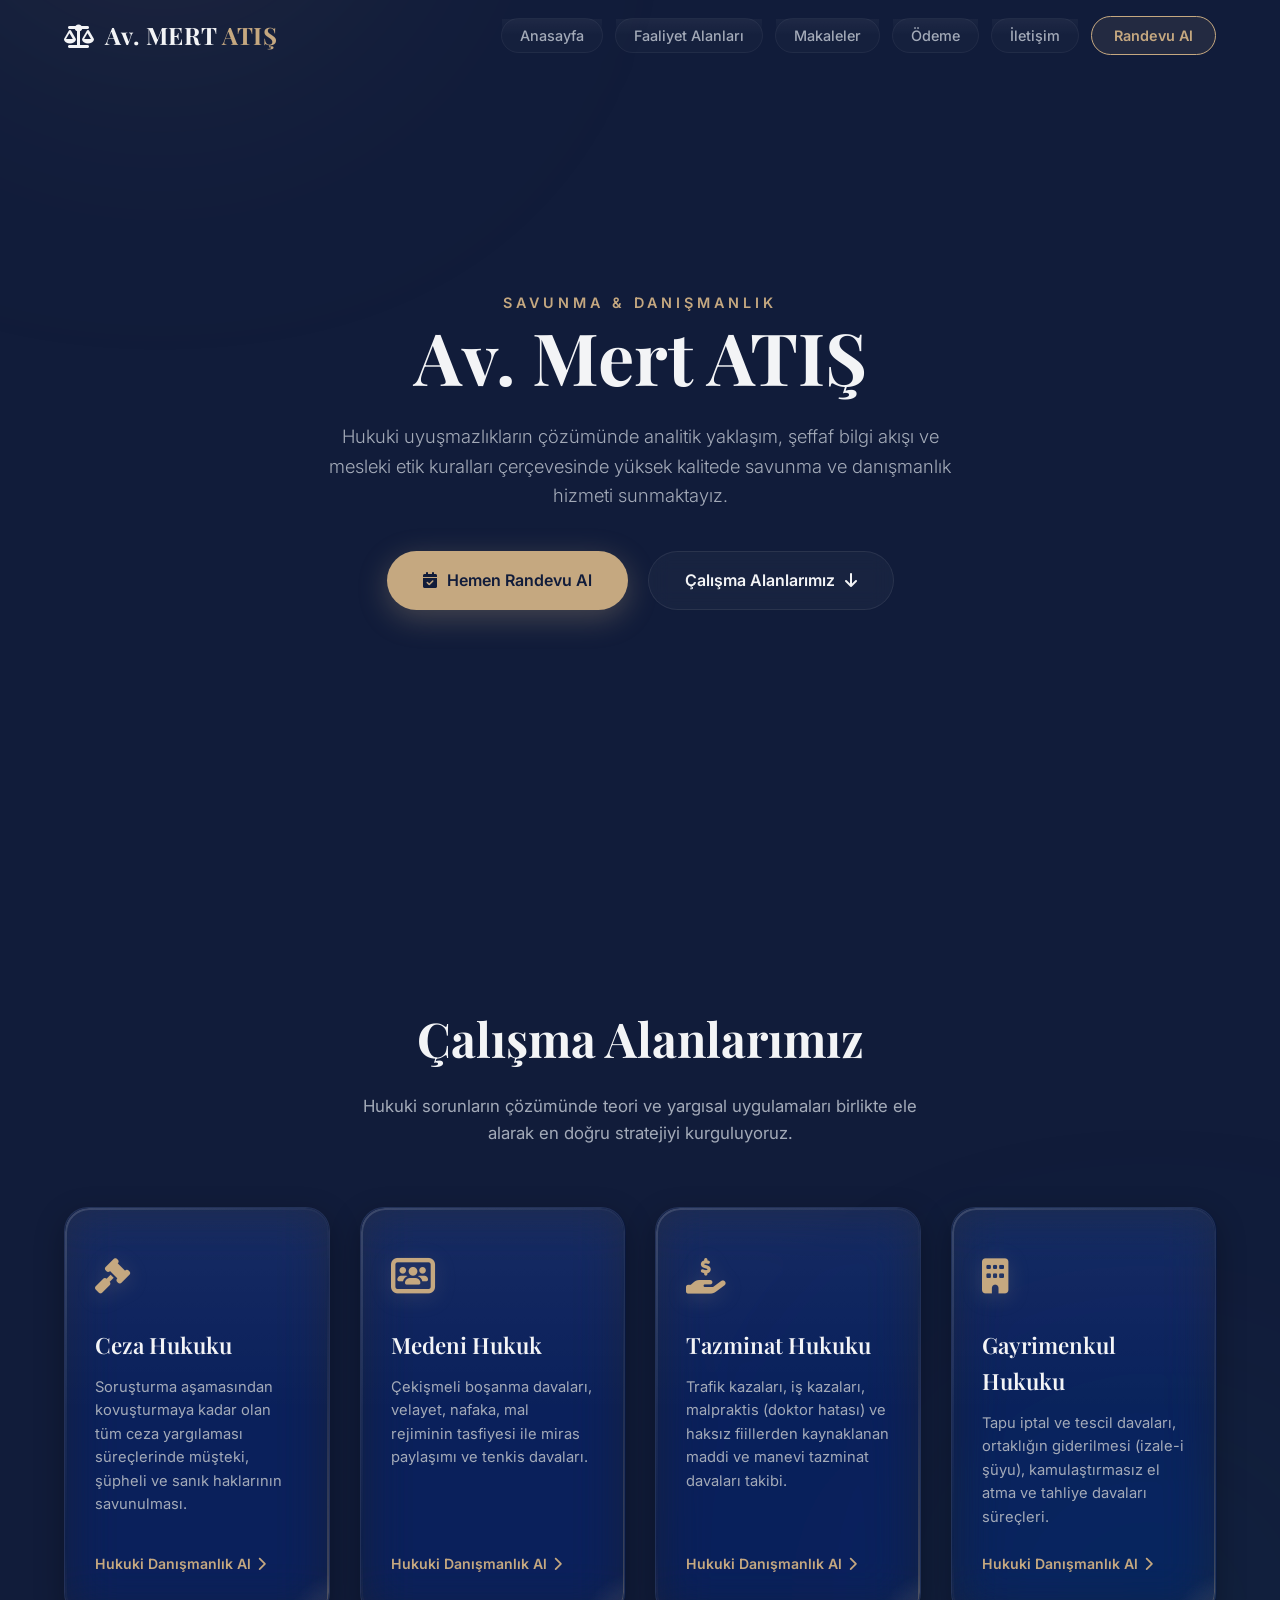
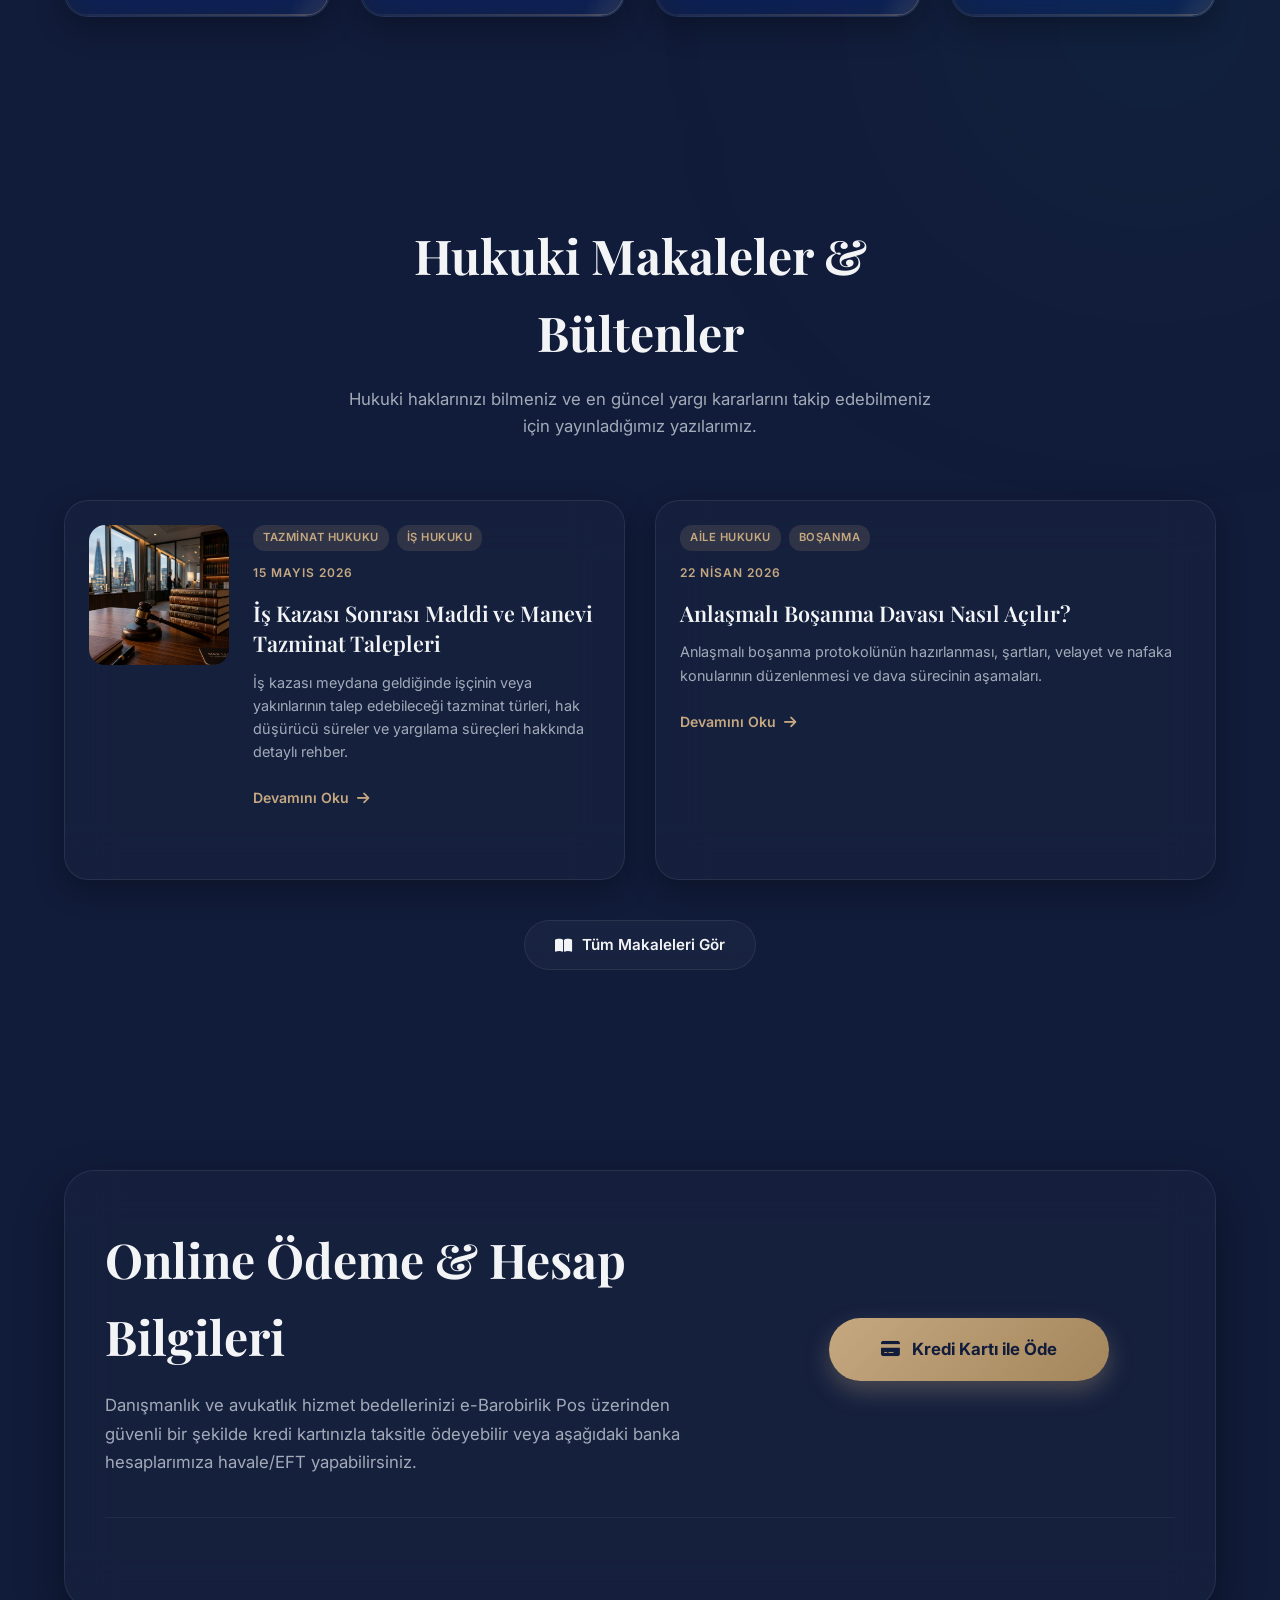
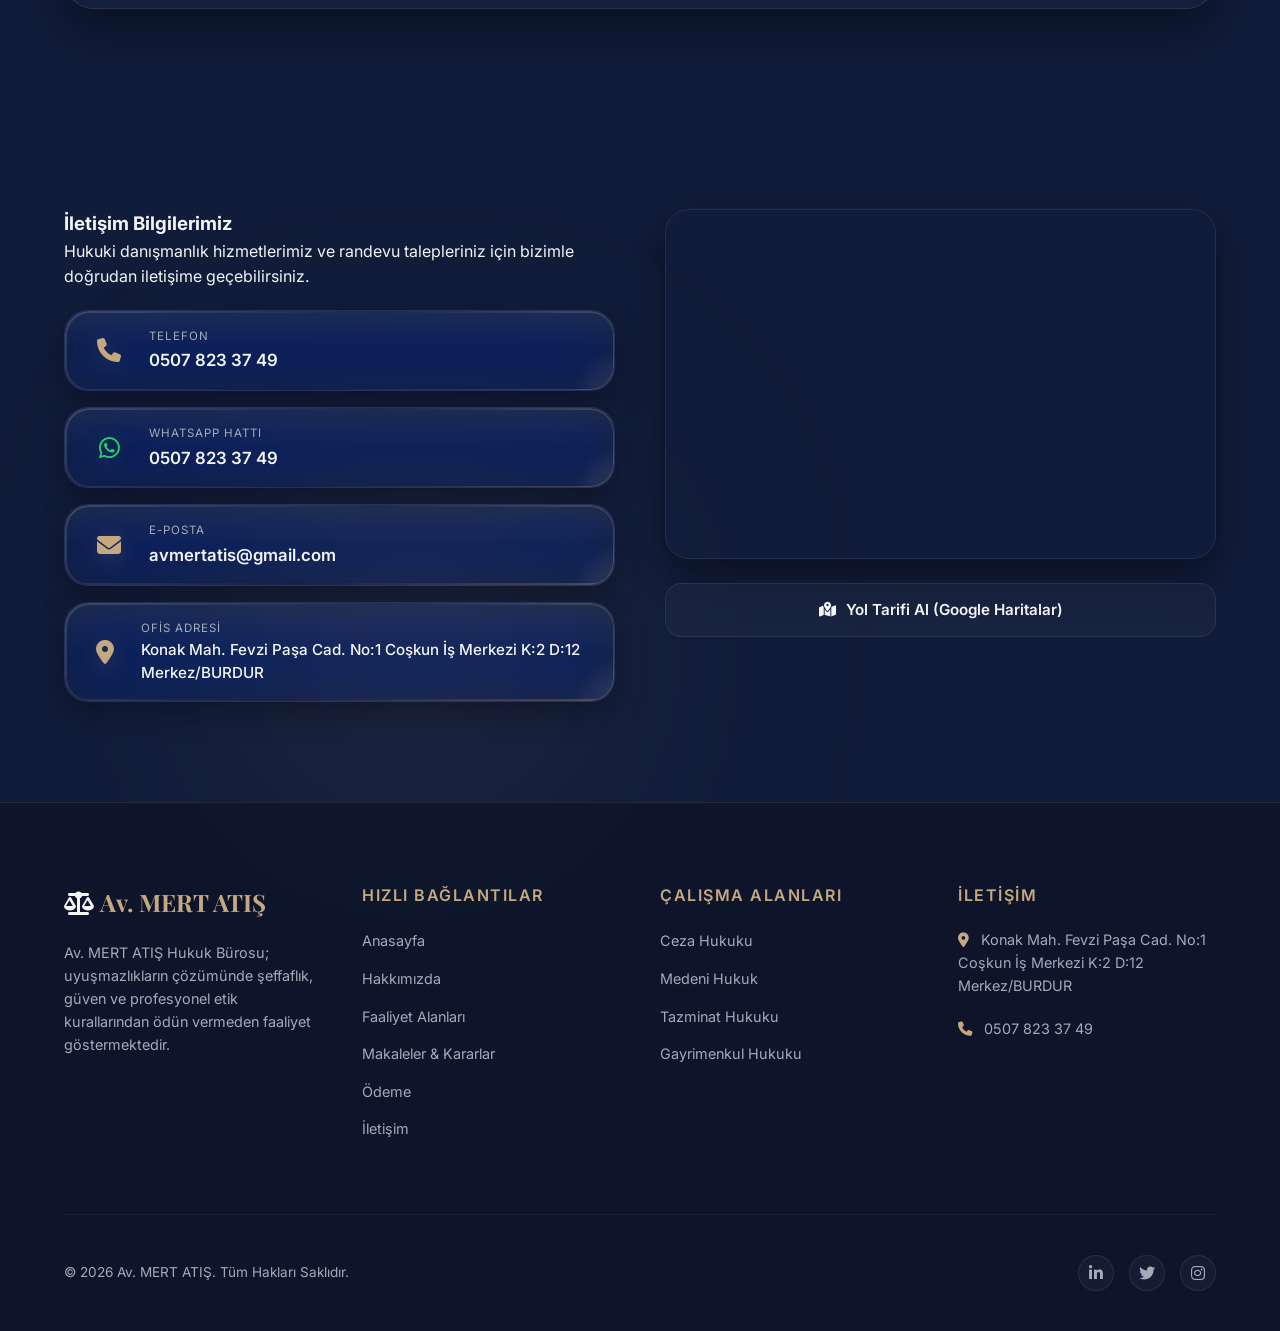
<file: index.html>
<!DOCTYPE html>
<html lang="tr">
<head>
    <meta charset="UTF-8">
    <meta name="viewport" content="width=device-width, initial-scale=1.0">
    <title id="site-title">Av. Mert A. | Hukuk Bürosu & Profesyonel Danışmanlık</title>
    <meta name="description" id="site-description" content="Avukat Mert A. Hukuk Bürosu; Ceza Hukuku, Tazminat Hukuku, Gayrimenkul Hukuku ve Medeni Hukuk alanlarında premium avukatlık ve hukuki danışmanlık hizmetleri sunmaktadır.">
    <!-- Style Link -->
    <link rel="stylesheet" href="css/style.css">
    <!-- FontAwesome for Premium Icons -->
    <link rel="stylesheet" href="https://cdnjs.cloudflare.com/ajax/libs/font-awesome/6.4.0/css/all.min.css">
    <!-- Netlify Identity Widget -->
    <script src="https://identity.netlify.com/v1/netlify-identity-widget.js"></script>
</head>
<body>

    <!-- Background Glowing Blobs for Liquid Glass Effect -->
    <div class="bg-glow-container">
        <div class="glow-blob blob-1"></div>
        <div class="glow-blob blob-2"></div>
        <div class="glow-blob blob-3"></div>
    </div>

    <!-- Header / Navigation -->
    <header id="main-header">
        <div class="nav-container">
            <div class="logo">
                <a href="#" id="nav-logo"><i class="fa-solid fa-scale-balanced"></i> <span class="logo-text-wrapper">Av. Mert <span class="logo-surname">A.</span></span></a>
            </div>
            
            <button class="menu-toggle" id="menu-toggle-btn" aria-label="Menüyü Aç">
                <span></span>
                <span></span>
                <span></span>
            </button>

            <ul class="nav-menu" id="nav-menu-list">
                <li><a href="#" class="nav-link active">Anasayfa</a></li>
                <li><a href="#faaliyet-alanlari" class="nav-link">Faaliyet Alanları</a></li>
                <li><a href="#makaleler" class="nav-link">Makaleler</a></li>
                <li><a href="#odeme" class="nav-link">Ödeme</a></li>
                <li><a href="#iletisim" class="nav-link">İletişim</a></li>
                <li><a href="#iletisim" class="contact-btn">Randevu Al</a></li>
            </ul>
        </div>
    </header>

    <!-- Hero Section -->
    <section class="hero">
        <div class="container">
            <div class="hero-content">
                <span class="hero-subtitle" id="hero-subtitle">Savunma & Danışmanlık</span>
                <h1 class="hero-title" id="hero-title">Av. Mert A.</h1>
                <p class="hero-desc" id="hero-desc">
                    Hukuki uyuşmazlıkların çözümünde analitik yaklaşım, şeffaf bilgi akışı ve mesleki etik kuralları çerçevesinde yüksek kalitede savunma ve danışmanlık hizmeti sunmaktayız.
                </p>
                
                <!-- Action Buttons -->
                <div class="action-bar-container">
                    <a href="#iletisim" class="hero-btn"><i class="fa-solid fa-calendar-check"></i> Hemen Randevu Al</a>
                    <a href="#faaliyet-alanlari" class="hero-btn-secondary">Çalışma Alanlarımız <i class="fa-solid fa-arrow-down"></i></a>
                </div>
            </div>
        </div>
    </section>

    <!-- Practice Areas / Expertise -->
    <section class="expertise" id="faaliyet-alanlari">
        <div class="container">
            <div class="section-header">
                <h2 class="section-title">Çalışma Alanlarımız</h2>
                <p class="section-desc">Hukuki sorunların çözümünde teori ve yargısal uygulamaları birlikte ele alarak en doğru stratejiyi kurguluyoruz.</p>
            </div>

            <div class="expertise-grid" id="expertise-container">
                <!-- Kartlar Dinamik Olarak Yüklenecek -->
            </div>
        </div>
    </section>

    <!-- Makaleler Section -->
    <section class="articles-section" id="makaleler">
        <div class="container">
            <div class="section-header">
                <h2 class="section-title">Hukuki Makaleler & Bültenler</h2>
                <p class="section-desc">Hukuki haklarınızı bilmeniz ve en güncel yargı kararlarını takip edebilmeniz için yayınladığımız yazılarımız.</p>
            </div>
            <div class="articles-grid" id="articles-container">
                <!-- Makaleler Dinamik Olarak Yüklenecek -->
            </div>
            <div style="text-align: center; margin-top: 40px;">
                <a href="makaleler.html" class="hero-btn-secondary" style="padding: 12px 30px; font-size: 0.95rem;"><i class="fa-solid fa-book-open"></i> Tüm Makaleleri Gör</a>
            </div>
        </div>
    </section>

    <!-- Ödeme Section -->
    <section class="payment-section" id="odeme">
        <div class="container">
            <div class="payment-card">
                <div class="payment-top-layout">
                    <div>
                        <h2 class="section-title" id="payment-title">Online Ödeme & Banka Hesapları</h2>
                        <p class="payment-desc" id="payment-desc">
                            Avukatlık ve danışmanlık hizmet bedellerini kredi kartınızla online olarak ödeyebilir veya aşağıdaki hesaplarımıza havale/EFT gönderebilirsiniz.
                        </p>
                    </div>
                    <div class="baro-btn-container">
                        <a href="#" target="_blank" rel="noopener" id="barokart-link" class="baro-btn"><i class="fa-solid fa-credit-card"></i> Kredi Kartı ile Öde</a>
                    </div>
                </div>
                <h3 class="bank-accounts-title">Banka Hesap Bilgilerimiz</h3>
                <div class="accounts-grid" id="bank-accounts-container">
                    <!-- Banka Hesapları Dinamik Yüklenecek -->
                </div>
            </div>
        </div>
    </section>

    <!-- İletişim Section -->
    <section class="contact-section" id="iletisim">
        <div class="container">
            <div class="contact-grid">
                <!-- İletişim Bilgileri -->
                <div class="contact-info-wrapper">
                    <h3>İletişim Bilgilerimiz</h3>
                    <p>Hukuki danışmanlık hizmetlerimiz ve randevu talepleriniz için bizimle doğrudan iletişime geçebilirsiniz.</p>
                    
                    <div class="contact-cards-container">
                        <!-- Telefon -->
                        <a href="#" id="contact-card-phone-link" class="glass-card contact-detail-card">
                            <div class="glass-card-shine"></div>
                            <div class="card-icon"><i class="fa-solid fa-phone"></i></div>
                            <div>
                                <span class="card-label">Telefon</span>
                                <h4 class="card-value-text" id="contact-card-phone">0212 652 15 44</h4>
                            </div>
                            <div class="glass-card-curl"></div>
                        </a>
                        
                        <!-- WhatsApp -->
                        <a href="#" id="contact-card-whatsapp-link" target="_blank" rel="noopener" class="glass-card contact-detail-card">
                            <div class="glass-card-shine"></div>
                            <div class="card-icon" style="color: #25D366;"><i class="fa-brands fa-whatsapp"></i></div>
                            <div>
                                <span class="card-label">WhatsApp Hattı</span>
                                <h4 class="card-value-text" id="contact-card-whatsapp">0532 749 66 20</h4>
                            </div>
                            <div class="glass-card-curl"></div>
                        </a>
                        
                        <!-- E-Posta -->
                        <a href="#" id="contact-card-email-link" class="glass-card contact-detail-card">
                            <div class="glass-card-shine"></div>
                            <div class="card-icon"><i class="fa-solid fa-envelope"></i></div>
                            <div>
                                <span class="card-label">E-Posta</span>
                                <h4 class="card-value-text" id="contact-card-email">info@avmerta.av.tr</h4>
                            </div>
                            <div class="glass-card-curl"></div>
                        </a>
                        
                        <!-- Adres -->
                        <div class="glass-card contact-detail-card">
                            <div class="glass-card-shine"></div>
                            <div class="card-icon" style="color: var(--color-primary);"><i class="fa-solid fa-location-dot"></i></div>
                            <div>
                                <span class="card-label">Ofis Adresi</span>
                                <h4 class="card-value-text" id="contact-card-address" style="font-size: 0.95rem; font-weight: 500; line-height: 1.5;">M. Fevzi Çakmak Cd. 1. Sok. No: 9, Daire: 6, Şirinevler Meydanı, Bahçelievler / İstanbul</h4>
                            </div>
                            <div class="glass-card-curl"></div>
                        </div>
                    </div>
                </div>
                
                <!-- Harita ve Google İşletmem -->
                <div class="contact-map-wrapper">
                    <div class="map-container">
                        <iframe id="google-map-iframe" src="" allowfullscreen="" loading="lazy" referrerpolicy="no-referrer-when-downgrade"></iframe>
                    </div>
                    <div class="gmb-button-bar">
                        <a href="#" target="_blank" rel="noopener" id="gmb-directions" class="gmb-btn"><i class="fa-solid fa-map-location-dot"></i> Yol Tarifi Al (Google Haritalar)</a>
                    </div>
                </div>
            </div>
        </div>
    </section>

    <!-- Footer -->
    <footer>
        <div class="container">
            <div class="footer-grid">
                <!-- Col 1 -->
                <div class="footer-col">
                    <h3 id="footer-logo">Av. Mert <span>A.</span></h3>
                    <p id="footer-about">İstanbul Barosu'na kayıtlı olarak, tüm Türkiye genelinde yetkin avukatlık ve hukuki danışmanlık faaliyetleri yürütmekteyiz.</p>
                </div>
                <!-- Col 2 -->
                <div class="footer-col">
                    <h4>Hızlı Bağlantılar</h4>
                    <ul class="footer-links">
                        <li><a href="#">Anasayfa</a></li>
                        <li><a href="#hakkimizda">Hakkımızda</a></li>
                        <li><a href="#faaliyet-alanlari">Faaliyet Alanları</a></li>
                        <li><a href="#makaleler">Makaleler & Kararlar</a></li>
                        <li><a href="#odeme">Ödeme</a></li>
                        <li><a href="#iletisim">İletişim</a></li>
                    </ul>
                </div>
                <!-- Col 3 -->
                <div class="footer-col">
                    <h4>Çalışma Alanları</h4>
                    <ul class="footer-links" id="footer-practice-links">
                        <!-- Dinamik Olarak Güncellenecek -->
                    </ul>
                </div>
                <!-- Col 4 -->
                <div class="footer-col">
                    <h4>İletişim</h4>
                    <p><i class="fa-solid fa-location-dot" style="color: var(--color-primary); margin-right: 8px;"></i> <span id="footer-address">M. Fevzi Çakmak Cd. 1. Sok. No: 9, Daire: 6, Şirinevler Meydanı, Bahçelievler / İstanbul</span></p>
                    <p><i class="fa-solid fa-phone" style="color: var(--color-primary); margin-right: 8px;"></i> <span id="footer-phone">0212 652 15 44</span></p>
                </div>
            </div>

            <!-- Footer Bottom -->
            <div class="footer-bottom">
                <div class="footer-copy" id="footer-copyright">
                    &copy; 2026 Avukat Mert A.. Tüm Hakları Saklıdır.
                </div>
                <div class="footer-socials">
                    <a href="#" class="social-icon"><i class="fa-brands fa-linkedin-in"></i></a>
                    <a href="#" class="social-icon"><i class="fa-brands fa-twitter"></i></a>
                    <a href="#" class="social-icon"><i class="fa-brands fa-instagram"></i></a>
                </div>
            </div>
        </div>
    </footer>

    <!-- Makale Detay Modalı -->
    <div class="modal-overlay" id="article-modal">
        <div class="modal-container">
            <button class="modal-close" id="modal-close-btn" aria-label="Kapat"><i class="fa-solid fa-xmark"></i></button>
            <span class="modal-date" id="modal-date"></span>
            <h2 class="modal-title" id="modal-title"></h2>
            <div class="modal-content-body" id="modal-content-body"></div>
        </div>
    </div>

    <!-- IBAN Kopyalandı Bildirimi (Toast) -->
    <div class="copy-toast" id="copy-toast">IBAN Kopyalandı!</div>

    <!-- Interactive JS Script -->
    <script>
        // Sticky Header Scroll Effect
        const header = document.getElementById('main-header');
        window.addEventListener('scroll', () => {
            if (window.scrollY > 50) {
                header.classList.add('scrolled');
            } else {
                header.classList.remove('scrolled');
            }
        });

        // Mobile Menu Toggle
        const menuToggle = document.getElementById('menu-toggle-btn');
        const navMenu = document.getElementById('nav-menu-list');

        menuToggle.addEventListener('click', () => {
            menuToggle.classList.toggle('active');
            navMenu.classList.toggle('active');
        });

        // Close Mobile Menu on Click
        document.querySelectorAll('.nav-link').forEach(link => {
            link.addEventListener('click', () => {
                menuToggle.classList.remove('active');
                navMenu.classList.remove('active');
            });
        });

        // Close Mobile Menu when clicking outside
        document.addEventListener('click', (e) => {
            if (navMenu.classList.contains('active') && !navMenu.contains(e.target) && !menuToggle.contains(e.target)) {
                menuToggle.classList.remove('active');
                navMenu.classList.remove('active');
            }
        });

        // Active Link Highlighter on Scroll
        const sections = document.querySelectorAll('section, header');
        const navLinks = document.querySelectorAll('.nav-link');

        window.addEventListener('scroll', () => {
            let current = '';
            const scrollPos = window.scrollY + 150;

            document.querySelectorAll('section').forEach(section => {
                const sectionTop = section.offsetTop;
                const sectionHeight = section.clientHeight;
                if (scrollPos >= sectionTop && scrollPos < sectionTop + sectionHeight) {
                    current = section.getAttribute('id');
                }
            });

            navLinks.forEach(link => {
                link.classList.remove('active');
                if (link.getAttribute('href').includes(current) && current !== '') {
                    link.classList.add('active');
                }
            });
        });

        // Fetch and load dynamic content from JSON
        fetch('data/content.json?t=' + new Date().getTime())
            .then(response => {
                if (!response.ok) {
                    throw new Error('JSON dosyası yüklenemedi');
                }
                return response.json();
            })
            .then(data => {
                // Meta Bilgileri
                document.title = data.meta.title;
                const metaDesc = document.querySelector('meta[name="description"]');
                if (metaDesc) {
                    metaDesc.setAttribute('content', data.meta.description);
                }

                // Logo
                const logoHtml = `<i class="fa-solid fa-scale-balanced"></i> <span class="logo-text-wrapper">${data.logo.name} <span class="logo-surname">${data.logo.surname}</span></span>`;
                document.getElementById('nav-logo').innerHTML = logoHtml;
                document.getElementById('footer-logo').innerHTML = logoHtml;

                // Hero
                document.getElementById('hero-subtitle').textContent = data.hero.subtitle;
                document.getElementById('hero-title').textContent = data.hero.title;
                document.getElementById('hero-desc').textContent = data.hero.description;

                // Çalışma Alanları (Grid ve Footer Linkleri)
                const container = document.getElementById('expertise-container');
                const footerPracticeLinks = document.getElementById('footer-practice-links');
                
                if (container) {
                    container.innerHTML = '';
                    if (footerPracticeLinks) footerPracticeLinks.innerHTML = '';
                    
                    data.expertise.forEach(item => {
                        // Grid Kartı
                        const card = document.createElement('div');
                        card.className = 'glass-card';
                        card.innerHTML = `
                            <div class="glass-card-shine"></div>
                            <div>
                                <div class="card-icon"><i class="${item.icon}"></i></div>
                                <h3 class="card-title">${item.title}</h3>
                                <p class="card-desc">${item.description}</p>
                            </div>
                            <a href="#iletisim" class="card-link">Hukuki Danışmanlık Al <span><i class="fa-solid fa-chevron-right"></i></span></a>
                            <div class="glass-card-curl"></div>
                        `;
                        container.appendChild(card);

                        // Footer Linki
                        if (footerPracticeLinks) {
                            const li = document.createElement('li');
                            li.innerHTML = `<a href="#faaliyet-alanlari">${item.title}</a>`;
                            footerPracticeLinks.appendChild(li);
                        }
                    });
                }

                // (Makaleler artık articles.json dosyasından ayrı olarak çekiliyor, aşağıda eklendi)

                // Ödeme Bilgileri ve Banka Hesapları
                document.getElementById('payment-title').textContent = data.payment.title;
                document.getElementById('payment-desc').textContent = data.payment.description;
                document.getElementById('barokart-link').href = data.payment.barokart_url;

                const bankContainer = document.getElementById('bank-accounts-container');
                const bankTitle = document.querySelector('.bank-accounts-title');

                // Banka hesaplarını gizle/göster ayarı
                if (data.payment.show_bank_accounts === false) {
                    if (bankContainer) bankContainer.style.display = 'none';
                    if (bankTitle) bankTitle.style.display = 'none';
                } else {
                    if (bankContainer) bankContainer.style.display = 'grid';
                    if (bankTitle) bankTitle.style.display = 'block';

                    if (bankContainer && data.payment.accounts) {
                        bankContainer.innerHTML = '';
                    data.payment.accounts.forEach(acc => {
                        const card = document.createElement('div');
                        card.className = 'bank-card';
                        card.innerHTML = `
                            <span class="bank-name">${acc.bank_name}</span>
                            <span class="bank-owner">${acc.owner}</span>
                            <div class="bank-iban-wrapper">
                                <span class="iban-text">${acc.iban}</span>
                                <button class="copy-btn" data-iban="${acc.iban}" title="IBAN Kopyala"><i class="fa-regular fa-copy"></i></button>
                            </div>
                        `;
                        bankContainer.appendChild(card);
                    });

                    // IBAN Kopyalama Olayı
                    bankContainer.querySelectorAll('.copy-btn').forEach(btn => {
                        btn.addEventListener('click', (e) => {
                            const iban = e.currentTarget.getAttribute('data-iban');
                            navigator.clipboard.writeText(iban).then(() => {
                                showCopyToast();
                            });
                        });
                    });
                }
            }

            // Google Harita & İşletmem Entegrasyonu
                document.getElementById('google-map-iframe').src = data.gmb.maps_iframe_url;
                document.getElementById('gmb-directions').href = data.gmb.directions_url;

                // İletişim Bölümü Kartları
                document.getElementById('contact-card-phone').textContent = data.contact.phone;
                document.getElementById('contact-card-phone-link').href = `tel:${data.contact.phone_raw}`;
                
                document.getElementById('contact-card-whatsapp').textContent = data.contact.whatsapp;
                document.getElementById('contact-card-whatsapp-link').href = `https://wa.me/${data.contact.whatsapp_raw}`;
                
                document.getElementById('contact-card-email').textContent = data.contact.email;
                document.getElementById('contact-card-email-link').href = `mailto:${data.contact.email}`;
                
                document.getElementById('contact-card-address').textContent = data.contact.address;

                // Footer Detayları
                document.getElementById('footer-about').textContent = `${data.logo.name} ${data.logo.surname} Hukuk Bürosu; uyuşmazlıkların çözümünde şeffaflık, güven ve profesyonel etik kurallarından ödün vermeden faaliyet göstermektedir.`;
                document.getElementById('footer-address').textContent = data.contact.address;
                document.getElementById('footer-phone').textContent = data.contact.phone;
                
                const currentYear = new Date().getFullYear();
                document.getElementById('footer-copyright').innerHTML = `&copy; ${currentYear} ${data.logo.name} ${data.logo.surname}. Tüm Hakları Saklıdır.`;
            })
            .catch(error => {
                console.error('İçerik yükleme hatası:', error);
            });

        // Makaleleri Ayrı JSON Dosyasından Çekme
        fetch('data/articles.json?t=' + new Date().getTime())
            .then(res => res.json())
            .then(articleData => {
                const articlesContainer = document.getElementById('articles-container');
                if (articlesContainer && articleData.items) {
                    articlesContainer.innerHTML = '';
                    
                    // Taslak olmayanları al ve tarihe göre azalan sırada sırala
                    const publishedArticles = articleData.items.filter(a => !a.draft);
                    const sortedArticles = publishedArticles.sort((a, b) => new Date(b.date) - new Date(a.date));
                    
                    // İlk 2 makaleyi al
                    const homepageArticles = sortedArticles.slice(0, 2);
                    
                    homepageArticles.forEach((article, index) => {
                        const card = document.createElement('div');
                        card.className = 'article-card has-image';
                        
                        const articleDate = new Date(article.date).toLocaleDateString('tr-TR', {
                            year: 'numeric',
                            month: 'long',
                            day: 'numeric'
                        });

                        let imageHtml = '';
                        if (article.image) {
                            imageHtml = `<div class="article-cover" style="background-image: url('${article.image}');"></div>`;
                        }

                        let tagsHtml = '';
                        if (article.tags && article.tags.length > 0) {
                            tagsHtml = `<div class="article-tags">` + article.tags.map(t => `<span class="article-tag">${t}</span>`).join('') + `</div>`;
                        }
                        
                        let summaryText = article.summary;
                        if (!summaryText && article.content) {
                            let cleanContent = article.content.replace(/<[^>]*>?/gm, '').replace(/[#*_>]/g, '').trim();
                            summaryText = cleanContent.length > 120 ? cleanContent.substring(0, 120) + '...' : cleanContent;
                        }

                        card.innerHTML = `
                            ${imageHtml}
                            <div class="article-card-content">
                                ${tagsHtml}
                                <span class="article-date">${articleDate}</span>
                                <h3 class="article-title">${article.title}</h3>
                                <p class="article-summary">${summaryText}</p>
                                <a class="article-link" data-index="${index}">Devamını Oku <i class="fa-solid fa-arrow-right"></i></a>
                            </div>
                        `;
                        articlesContainer.appendChild(card);
                    });

                    // Makale Linki Olayları
                    articlesContainer.querySelectorAll('.article-link').forEach(link => {
                        link.addEventListener('click', (e) => {
                            const idx = e.currentTarget.getAttribute('data-index');
                            openArticleModal(homepageArticles[idx]);
                        });
                    });

                    // Sayfa açıldığında URL'de makale parametresi varsa otomatik aç
                    const urlParams = new URLSearchParams(window.location.search);
                    const makaleSlug = urlParams.get('makale');
                    if (makaleSlug) {
                        const targetArticle = homepageArticles.find(a => generateSlug(a.title) === makaleSlug);
                        if (targetArticle) {
                            openArticleModal(targetArticle);
                        }
                    }
                }
            })
            .catch(error => console.error('Makale yükleme hatası:', error));

        // Makale Modalı Fonksiyonları
        const modal = document.getElementById('article-modal');
        const modalClose = document.getElementById('modal-close-btn');

        // Türkçe karakterleri ve boşlukları URL'ye uygun hale getiren fonksiyon
        function generateSlug(text) {
            let trMap = { 'çÇ':'c', 'ğĞ':'g', 'şŞ':'s', 'üÜ':'u', 'ıİ':'i', 'öÖ':'o' };
            for(let key in trMap) {
                text = text.replace(new RegExp('['+key+']','g'), trMap[key]);
            }
            return text.toString().toLowerCase()
                .replace(/\s+/g, '-')
                .replace(/[^\w\-]+/g, '')
                .replace(/\-\-+/g, '-')
                .replace(/^-+/, '')
                .replace(/-+$/, '');
        }

        function openArticleModal(article) {
            const articleDate = new Date(article.date).toLocaleDateString('tr-TR', {
                year: 'numeric',
                month: 'long',
                day: 'numeric'
            });
            document.getElementById('modal-date').textContent = articleDate;
            document.getElementById('modal-title').textContent = article.title;
            
            // Markdown basit dönüştürücü (Satır boşluklarını p/br yapar)
            let contentHtml = article.content
                .replace(/\n\n/g, '</p><p>')
                .replace(/\n/g, '<br>');

            let imageHtml = '';
            if (article.image) {
                imageHtml = `<img src="${article.image}" alt="${article.title}" class="modal-cover-image">`;
            }

            let tagsHtml = '';
            if (article.tags && article.tags.length > 0) {
                tagsHtml = `<div class="modal-tags">` + article.tags.map(t => `<span class="article-tag">${t}</span>`).join('') + `</div>`;
            }

            document.getElementById('modal-content-body').innerHTML = imageHtml + tagsHtml + `<p>${contentHtml}</p>`;
            
            // URL'yi güncelle
            const slug = generateSlug(article.title);
            history.pushState({modal: true}, '', '?makale=' + slug);
            
            modal.style.display = 'flex';
            document.body.style.overflow = 'hidden';
        }

        modalClose.addEventListener('click', () => {
            modal.style.display = 'none';
            document.body.style.overflow = 'auto';
            history.pushState(null, '', window.location.pathname);
        });

        window.addEventListener('click', (e) => {
            if (e.target === modal) {
                modal.style.display = 'none';
                document.body.style.overflow = 'auto';
                history.pushState(null, '', window.location.pathname);
            }
        });

        // IBAN Kopyalandı Toast Bildirimi
        function showCopyToast() {
            const toast = document.getElementById('copy-toast');
            toast.classList.add('active');
            setTimeout(() => {
                toast.classList.remove('active');
            }, 2000);
        }

        // Netlify Identity login/redirect handler
        if (window.netlifyIdentity) {
            window.netlifyIdentity.on("init", user => {
                if (!user) {
                    window.netlifyIdentity.on("login", () => {
                        document.location.href = "/admin/";
                    });
                }
            });
        }
    </script>
</body>
</html>
</file>
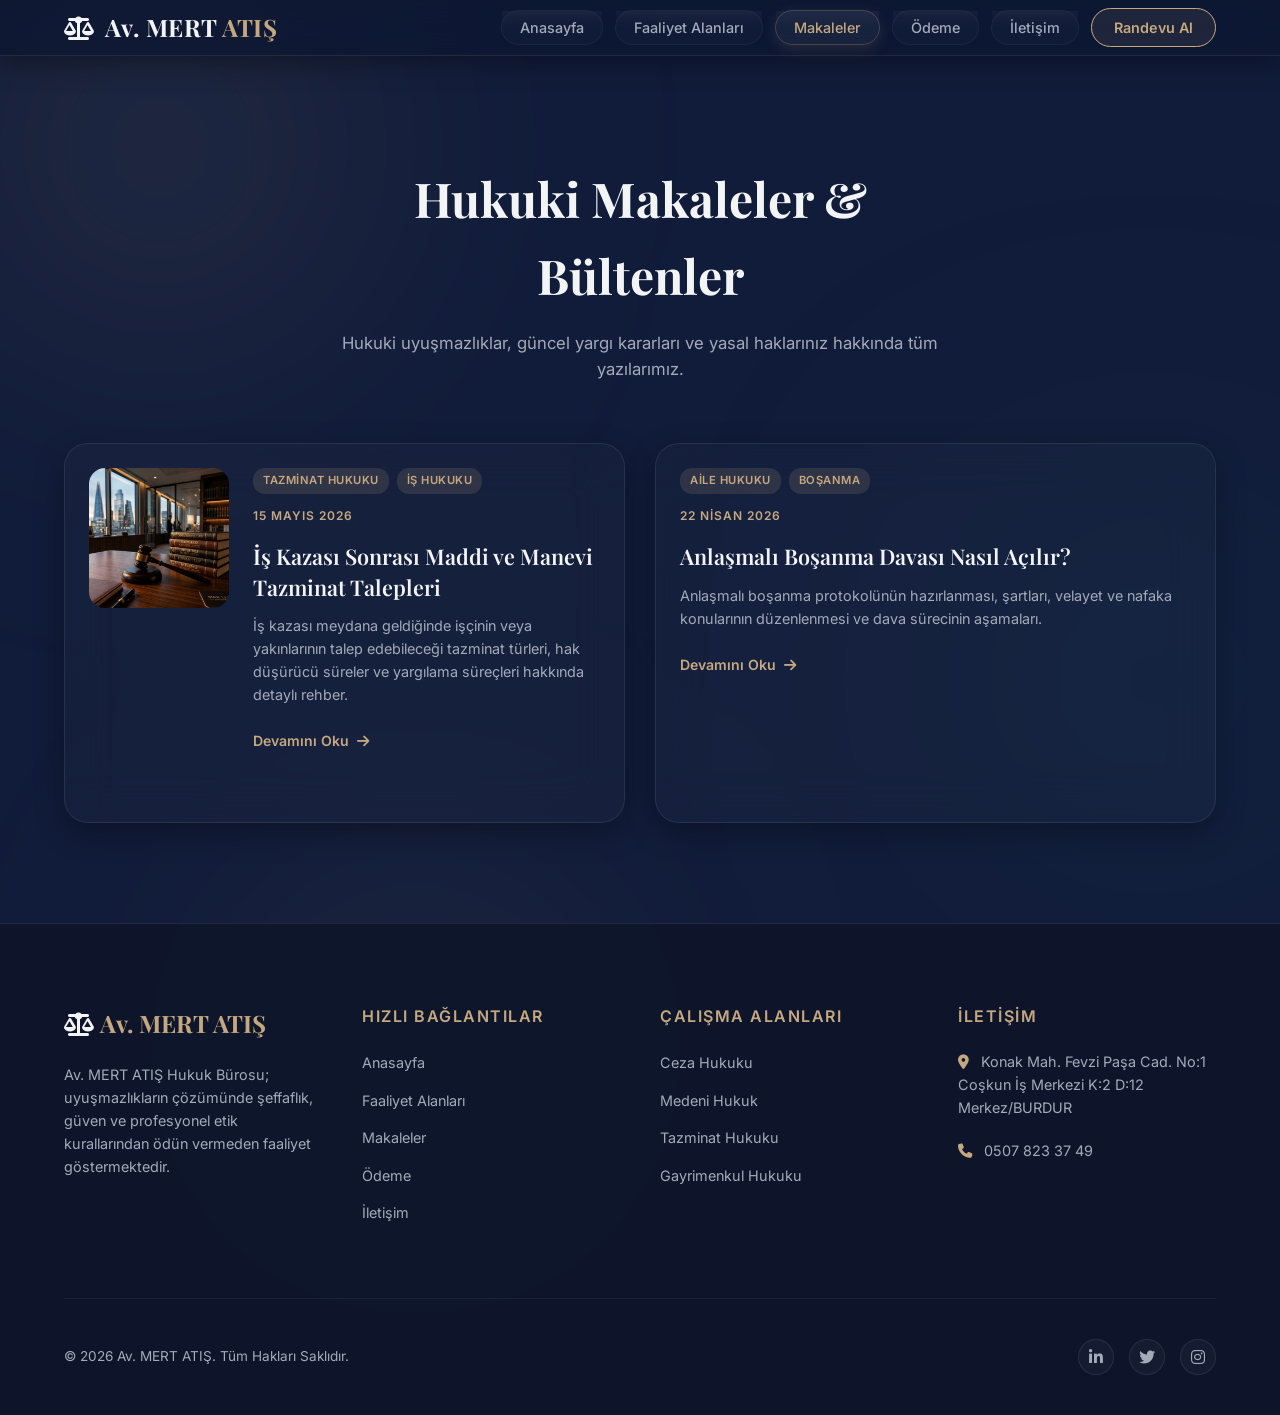
<file: makaleler.html>
<!DOCTYPE html>
<html lang="tr">
<head>
    <meta charset="UTF-8">
    <meta name="viewport" content="width=device-width, initial-scale=1.0">
    <title id="site-title">Makaleler | Av. Mert A.</title>
    <meta name="description" id="site-description" content="Avukat Mert A. Hukuk Bürosu Güncel Hukuki Makaleler ve Bültenler">
    <!-- Style Link -->
    <link rel="stylesheet" href="css/style.css">
    <!-- FontAwesome for Premium Icons -->
    <link rel="stylesheet" href="https://cdnjs.cloudflare.com/ajax/libs/font-awesome/6.4.0/css/all.min.css">
    <style>
        .articles-page-section {
            padding: 160px 0 100px 0;
            min-height: 80vh;
        }
    </style>
</head>
<body>

    <!-- Background Glowing Blobs for Liquid Glass Effect -->
    <div class="bg-glow-container">
        <div class="glow-blob blob-1"></div>
        <div class="glow-blob blob-2"></div>
        <div class="glow-blob blob-3"></div>
    </div>

    <!-- Header / Navigation -->
    <header id="main-header" class="scrolled">
        <div class="nav-container">
            <div class="logo">
                <a href="index.html" id="nav-logo"><i class="fa-solid fa-scale-balanced"></i> <span class="logo-text-wrapper">Av. Mert <span class="logo-surname">A.</span></span></a>
            </div>
            
            <button class="menu-toggle" id="menu-toggle-btn" aria-label="Menüyü Aç">
                <span></span>
                <span></span>
                <span></span>
            </button>

            <ul class="nav-menu" id="nav-menu-list">
                <li><a href="index.html" class="nav-link">Anasayfa</a></li>
                <li><a href="index.html#faaliyet-alanlari" class="nav-link">Faaliyet Alanları</a></li>
                <li><a href="#" class="nav-link active">Makaleler</a></li>
                <li><a href="index.html#odeme" class="nav-link">Ödeme</a></li>
                <li><a href="index.html#iletisim" class="nav-link">İletişim</a></li>
                <li><a href="index.html#iletisim" class="contact-btn">Randevu Al</a></li>
            </ul>
        </div>
    </header>

    <!-- Makaleler Section -->
    <section class="articles-page-section" id="makaleler">
        <div class="container">
            <div class="section-header">
                <h2 class="section-title">Hukuki Makaleler & Bültenler</h2>
                <p class="section-desc">Hukuki uyuşmazlıklar, güncel yargı kararları ve yasal haklarınız hakkında tüm yazılarımız.</p>
            </div>
            <div class="articles-grid" id="articles-container">
                <!-- Tüm Makaleler Dinamik Olarak Yüklenecek -->
            </div>
        </div>
    </section>

    <!-- Footer -->
    <footer>
        <div class="container">
            <div class="footer-grid">
                <!-- Col 1 -->
                <div class="footer-col">
                    <h3 id="footer-logo">Av. Mert <span>A.</span></h3>
                    <p id="footer-about">İstanbul Barosu'na kayıtlı olarak, tüm Türkiye genelinde yetkin avukatlık ve hukuki danışmanlık faaliyetleri yürütmekteyiz.</p>
                </div>
                <!-- Col 2 -->
                <div class="footer-col">
                    <h4>Hızlı Bağlantılar</h4>
                    <ul class="footer-links">
                        <li><a href="index.html">Anasayfa</a></li>
                        <li><a href="index.html#faaliyet-alanlari">Faaliyet Alanları</a></li>
                        <li><a href="#">Makaleler</a></li>
                        <li><a href="index.html#odeme">Ödeme</a></li>
                        <li><a href="index.html#iletisim">İletişim</a></li>
                    </ul>
                </div>
                <!-- Col 3 -->
                <div class="footer-col">
                    <h4>Çalışma Alanları</h4>
                    <ul class="footer-links" id="footer-practice-links">
                        <!-- Dinamik Olarak Güncellenecek -->
                    </ul>
                </div>
                <!-- Col 4 -->
                <div class="footer-col">
                    <h4>İletişim</h4>
                    <p><i class="fa-solid fa-location-dot" style="color: var(--color-primary); margin-right: 8px;"></i> <span id="footer-address"></span></p>
                    <p><i class="fa-solid fa-phone" style="color: var(--color-primary); margin-right: 8px;"></i> <span id="footer-phone"></span></p>
                </div>
            </div>

            <!-- Footer Bottom -->
            <div class="footer-bottom">
                <div class="footer-copy" id="footer-copyright">
                    &copy; 2026 Avukat Mert A.. Tüm Hakları Saklıdır.
                </div>
                <div class="footer-socials">
                    <a href="#" class="social-icon"><i class="fa-brands fa-linkedin-in"></i></a>
                    <a href="#" class="social-icon"><i class="fa-brands fa-twitter"></i></a>
                    <a href="#" class="social-icon"><i class="fa-brands fa-instagram"></i></a>
                </div>
            </div>
        </div>
    </footer>

    <!-- Makale Detay Modalı -->
    <div class="modal-overlay" id="article-modal">
        <div class="modal-container">
            <button class="modal-close" id="modal-close-btn" aria-label="Kapat"><i class="fa-solid fa-xmark"></i></button>
            <span class="modal-date" id="modal-date"></span>
            <h2 class="modal-title" id="modal-title"></h2>
            <div class="modal-content-body" id="modal-content-body"></div>
        </div>
    </div>

    <!-- Interactive JS Script -->
    <script>
        // Mobile Menu Toggle
        const menuToggle = document.getElementById('menu-toggle-btn');
        const navMenu = document.getElementById('nav-menu-list');

        menuToggle.addEventListener('click', () => {
            menuToggle.classList.toggle('active');
            navMenu.classList.toggle('active');
        });

        // Close Mobile Menu on Click
        document.querySelectorAll('.nav-link').forEach(link => {
            link.addEventListener('click', () => {
                menuToggle.classList.remove('active');
                navMenu.classList.remove('active');
            });
        });

        // Close Mobile Menu when clicking outside
        document.addEventListener('click', (e) => {
            if (navMenu.classList.contains('active') && !navMenu.contains(e.target) && !menuToggle.contains(e.target)) {
                menuToggle.classList.remove('active');
                navMenu.classList.remove('active');
            }
        });

        // Fetch and load dynamic content from JSON
        fetch('data/content.json?t=' + new Date().getTime())
            .then(response => {
                if (!response.ok) {
                    throw new Error('JSON dosyası yüklenemedi');
                }
                return response.json();
            })
            .then(data => {
                // Meta Bilgileri
                document.title = "Makaleler | " + data.meta.title;
                const metaDesc = document.querySelector('meta[name="description"]');
                if (metaDesc) {
                    metaDesc.setAttribute('content', "Av. " + data.logo.name + " " + data.logo.surname + " Hukuki Makaleler ve Bültenler");
                }

                // Logo
                const logoHtml = `<i class="fa-solid fa-scale-balanced"></i> <span class="logo-text-wrapper">${data.logo.name} <span class="logo-surname">${data.logo.surname}</span></span>`;
                document.getElementById('nav-logo').innerHTML = logoHtml;
                document.getElementById('footer-logo').innerHTML = logoHtml;

                // (Makaleler ayrı dosyadan yükleniyor, aşağıda eklendi)

                // Çalışma Alanları (Footer Linkleri)
                const footerPracticeLinks = document.getElementById('footer-practice-links');
                if (footerPracticeLinks && data.expertise) {
                    footerPracticeLinks.innerHTML = '';
                    data.expertise.forEach(item => {
                        const li = document.createElement('li');
                        li.innerHTML = `<a href="index.html#faaliyet-alanlari">${item.title}</a>`;
                        footerPracticeLinks.appendChild(li);
                    });
                }

                // Footer Detayları
                document.getElementById('footer-about').textContent = `${data.logo.name} ${data.logo.surname} Hukuk Bürosu; uyuşmazlıkların çözümünde şeffaflık, güven ve profesyonel etik kurallarından ödün vermeden faaliyet göstermektedir.`;
                document.getElementById('footer-address').textContent = data.contact.address;
                document.getElementById('footer-phone').textContent = data.contact.phone;
                
                const currentYear = new Date().getFullYear();
                document.getElementById('footer-copyright').innerHTML = `&copy; ${currentYear} ${data.logo.name} ${data.logo.surname}. Tüm Hakları Saklıdır.`;
            })
            .catch(error => {
                console.error('İçerik yükleme hatası:', error);
            });

        // Makaleleri Ayrı JSON Dosyasından Çekme
        fetch('data/articles.json?t=' + new Date().getTime())
            .then(res => res.json())
            .then(articleData => {
                const articlesContainer = document.getElementById('articles-container');
                if (articlesContainer && articleData.items) {
                    articlesContainer.innerHTML = '';
                    
                    // Sadece taslak olmayanları listele ve tarihe göre azalan sırada sırala
                    const publishedArticles = articleData.items.filter(a => !a.draft);
                    const sortedArticles = publishedArticles.sort((a, b) => new Date(b.date) - new Date(a.date));
                    
                    sortedArticles.forEach((article, index) => {
                        const card = document.createElement('div');
                        card.className = 'article-card has-image';
                        
                        const articleDate = new Date(article.date).toLocaleDateString('tr-TR', {
                            year: 'numeric',
                            month: 'long',
                            day: 'numeric'
                        });

                        let imageHtml = '';
                        if (article.image) {
                            imageHtml = `<div class="article-cover" style="background-image: url('${article.image}');"></div>`;
                        }

                        let tagsHtml = '';
                        if (article.tags && article.tags.length > 0) {
                            tagsHtml = `<div class="article-tags">` + article.tags.map(t => `<span class="article-tag">${t}</span>`).join('') + `</div>`;
                        }
                        
                        let summaryText = article.summary;
                        if (!summaryText && article.content) {
                            let cleanContent = article.content.replace(/<[^>]*>?/gm, '').replace(/[#*_>]/g, '').trim();
                            summaryText = cleanContent.length > 120 ? cleanContent.substring(0, 120) + '...' : cleanContent;
                        }

                        card.innerHTML = `
                            ${imageHtml}
                            <div class="article-card-content">
                                ${tagsHtml}
                                <span class="article-date">${articleDate}</span>
                                <h3 class="article-title">${article.title}</h3>
                                <p class="article-summary">${summaryText}</p>
                                <a class="article-link" data-index="${index}">Devamını Oku <i class="fa-solid fa-arrow-right"></i></a>
                            </div>
                        `;
                        articlesContainer.appendChild(card);
                    });

                    // Makale Linki Olayları
                    articlesContainer.querySelectorAll('.article-link').forEach(link => {
                        link.addEventListener('click', (e) => {
                            const idx = e.currentTarget.getAttribute('data-index');
                            openArticleModal(sortedArticles[idx]);
                        });
                    });

                    // Sayfa açıldığında URL'de makale parametresi varsa otomatik aç
                    const urlParams = new URLSearchParams(window.location.search);
                    const makaleSlug = urlParams.get('makale');
                    if (makaleSlug) {
                        const targetArticle = sortedArticles.find(a => generateSlug(a.title) === makaleSlug);
                        if (targetArticle) {
                            openArticleModal(targetArticle);
                        }
                    }
                }
            })
            .catch(error => console.error('Makale yükleme hatası:', error));

        // Makale Modalı Fonksiyonları
        const modal = document.getElementById('article-modal');
        const modalClose = document.getElementById('modal-close-btn');

        // Türkçe karakterleri ve boşlukları URL'ye uygun hale getiren fonksiyon
        function generateSlug(text) {
            let trMap = { 'çÇ':'c', 'ğĞ':'g', 'şŞ':'s', 'üÜ':'u', 'ıİ':'i', 'öÖ':'o' };
            for(let key in trMap) {
                text = text.replace(new RegExp('['+key+']','g'), trMap[key]);
            }
            return text.toString().toLowerCase()
                .replace(/\s+/g, '-')
                .replace(/[^\w\-]+/g, '')
                .replace(/\-\-+/g, '-')
                .replace(/^-+/, '')
                .replace(/-+$/, '');
        }

        function openArticleModal(article) {
            const articleDate = new Date(article.date).toLocaleDateString('tr-TR', {
                year: 'numeric',
                month: 'long',
                day: 'numeric'
            });
            document.getElementById('modal-date').textContent = articleDate;
            document.getElementById('modal-title').textContent = article.title;
            
            let contentHtml = article.content
                .replace(/\n\n/g, '</p><p>')
                .replace(/\n/g, '<br>');

            let imageHtml = '';
            if (article.image) {
                imageHtml = `<img src="${article.image}" alt="${article.title}" class="modal-cover-image">`;
            }

            let tagsHtml = '';
            if (article.tags && article.tags.length > 0) {
                tagsHtml = `<div class="modal-tags">` + article.tags.map(t => `<span class="article-tag">${t}</span>`).join('') + `</div>`;
            }

            document.getElementById('modal-content-body').innerHTML = imageHtml + tagsHtml + `<p>${contentHtml}</p>`;
            
            // URL'yi güncelle
            const slug = generateSlug(article.title);
            history.pushState({modal: true}, '', '?makale=' + slug);
            
            modal.style.display = 'flex';
            document.body.style.overflow = 'hidden';
        }

        modalClose.addEventListener('click', () => {
            modal.style.display = 'none';
            document.body.style.overflow = 'auto';
            history.pushState(null, '', window.location.pathname);
        });

        window.addEventListener('click', (e) => {
            if (e.target === modal) {
                modal.style.display = 'none';
                document.body.style.overflow = 'auto';
                history.pushState(null, '', window.location.pathname);
            }
        });
    </script>
</body>
</html>
</file>
<file: css/style.css>
/* Import Google Fonts */
@import url('https://fonts.googleapis.com/css2?family=Inter:wght@300;400;500;600;700&family=Playfair+Display:ital,wght@0,400;0,600;0,700;1,400&display=swap');

/* CSS Reset & Variables */
:root {
    --bg-dark: #111c3a; /* Hafif açılmış lacivert taban */
    --bg-deep: #1a2d5d; /* Hafif açılmış kraliyet mavisi */
    --bg-card: rgba(255, 255, 255, 0.03);
    --border-glass: rgba(255, 255, 255, 0.08);
    --border-glass-glow: rgba(197, 168, 128, 0.25);
    --color-primary: #c5a880; /* Antik Altın/Pirinç */
    --color-primary-rgb: 197, 168, 128;
    --color-text-main: #f3f4f6;
    --color-text-muted: #a3aab8;
    --font-serif: 'Playfair Display', Georgia, serif;
    --font-sans: 'Inter', system-ui, -apple-system, sans-serif;
    --transition-smooth: all 0.4s cubic-bezier(0.16, 1, 0.3, 1);
}

* {
    margin: 0;
    padding: 0;
    box-sizing: border-box;
    -webkit-tap-highlight-color: transparent;
}

body {
    background-color: var(--bg-dark);
    color: var(--color-text-main);
    font-family: var(--font-sans);
    line-height: 1.6;
    overflow-x: hidden;
    position: relative;
}

/* Background Glowing Blobs for Liquid Glass Effect */
.bg-glow-container {
    position: absolute;
    width: 100%;
    height: 100%;
    top: 0;
    left: 0;
    overflow: hidden;
    z-index: -1;
    pointer-events: none;
}

.glow-blob {
    position: absolute;
    border-radius: 50%;
    filter: blur(130px);
    opacity: 0.15;
    mix-blend-mode: screen;
    animation: floatBlob 20s infinite ease-in-out alternate;
}

.blob-1 {
    width: 45vw;
    height: 45vw;
    background: radial-gradient(circle, var(--color-primary) 0%, rgba(197,168,128,0) 70%);
    top: -10%;
    left: -10%;
}

.blob-2 {
    width: 40vw;
    height: 40vw;
    background: radial-gradient(circle, #0e6174 0%, rgba(14,97,116,0) 70%);
    top: 30%;
    right: -10%;
    animation-delay: -5s;
}

.blob-3 {
    width: 35vw;
    height: 35vw;
    background: radial-gradient(circle, var(--color-primary) 0%, rgba(197,168,128,0) 70%);
    bottom: 10%;
    left: 15%;
    animation-delay: -10s;
}

@keyframes floatBlob {
    0% {
        transform: translate(0, 0) scale(1);
    }
    50% {
        transform: translate(5%, 8%) scale(1.1);
    }
    100% {
        transform: translate(-3%, -5%) scale(0.95);
    }
}

/* Header & Navigation */
header {
    position: fixed;
    top: 0;
    left: 0;
    width: 100%;
    z-index: 100;
    padding: 20px 0;
    transition: var(--transition-smooth);
}

header.scrolled {
    padding: 12px 0;
    background: rgba(14, 22, 43, 0.7);
    backdrop-filter: blur(20px) saturate(160%);
    -webkit-backdrop-filter: blur(20px) saturate(160%);
    border-bottom: 1px solid var(--border-glass);
    box-shadow: 0 4px 30px rgba(0, 0, 0, 0.4);
}

.nav-container {
    max-width: 1200px;
    margin: 0 auto;
    padding: 0 24px;
    display: flex;
    justify-content: space-between;
    align-items: center;
}

.logo a {
    font-family: var(--font-serif);
    font-size: 1.5rem;
    font-weight: 700;
    color: var(--color-text-main);
    text-decoration: none;
    letter-spacing: 0.5px;
    display: flex;
    align-items: center;
    gap: 10px;
}

.logo-text-wrapper {
    display: inline-block;
    line-height: 1.3;
}

.logo-surname {
    color: var(--color-primary);
}

@media (max-width: 768px) {
    .logo a {
        font-size: 1.2rem;
        gap: 8px;
    }
}

.nav-menu {
    display: flex;
    list-style: none;
    gap: 12px;
    align-items: center;
}

.nav-link {
    color: var(--color-text-muted);
    text-decoration: none;
    font-size: 0.9rem;
    font-weight: 500;
    transition: var(--transition-smooth);
    padding: 8px 18px;
    border-radius: 20px;
    background: rgba(255, 255, 255, 0.02);
    border: 1px solid rgba(255, 255, 255, 0.05);
    backdrop-filter: blur(10px);
    -webkit-backdrop-filter: blur(10px);
    position: relative;
    overflow: hidden;
}

.nav-link::before {
    content: '';
    position: absolute;
    top: 0;
    left: 0;
    width: 100%;
    height: 50%;
    background: linear-gradient(180deg, rgba(255,255,255,0.04) 0%, rgba(255,255,255,0) 100%);
    pointer-events: none;
}

.nav-link:hover, .nav-link.active {
    color: var(--color-primary);
    background: rgba(255, 255, 255, 0.05);
    border-color: var(--border-glass-glow);
    box-shadow: 0 4px 15px rgba(197, 168, 128, 0.15);
    transform: translateY(-1px);
}

.contact-btn {
    background: rgba(197, 168, 128, 0.1);
    border: 1px solid var(--color-primary);
    color: var(--color-primary);
    padding: 10px 22px;
    border-radius: 30px;
    font-size: 0.9rem;
    font-weight: 600;
    text-decoration: none;
    transition: var(--transition-smooth);
    backdrop-filter: blur(5px);
}

.contact-btn:hover {
    background: var(--color-primary);
    color: var(--bg-dark);
    box-shadow: 0 0 20px rgba(197, 168, 128, 0.4);
}

.menu-toggle {
    display: none;
    flex-direction: column;
    gap: 6px;
    cursor: pointer;
    background: none;
    border: none;
}

.menu-toggle span {
    display: block;
    width: 25px;
    height: 2px;
    background-color: var(--color-text-main);
    transition: var(--transition-smooth);
}

/* Hero Section */
.hero {
    min-height: 100vh;
    display: flex;
    align-items: center;
    padding: 140px 0 80px 0;
    position: relative;
}

.container {
    max-width: 1200px;
    margin: 0 auto;
    padding: 0 24px;
    width: 100%;
}

.hero-content {
    max-width: 800px;
    margin: 0 auto;
    text-align: center;
}

.hero-subtitle {
    font-size: 0.9rem;
    text-transform: uppercase;
    letter-spacing: 4px;
    color: var(--color-primary);
    margin-bottom: 24px;
    font-weight: 600;
}

.hero-title {
    font-family: var(--font-serif);
    font-size: clamp(2.5rem, 6vw, 4.5rem);
    line-height: 1.15;
    margin-bottom: 24px;
    font-weight: 700;
}

.hero-desc {
    font-size: 1.15rem;
    color: var(--color-text-muted);
    margin-bottom: 40px;
    max-width: 650px;
    margin-left: auto;
    margin-right: auto;
    font-weight: 300;
}

/* Glassmorphic Contact Floating Bar */
.action-bar-container {
    display: flex;
    justify-content: center;
    gap: 20px;
    flex-wrap: wrap;
    margin-bottom: 60px;
}

.hero-btn {
    display: inline-flex;
    align-items: center;
    gap: 10px;
    background: var(--color-primary);
    color: var(--bg-dark);
    padding: 16px 36px;
    border-radius: 40px;
    font-size: 1rem;
    font-weight: 600;
    text-decoration: none;
    transition: var(--transition-smooth);
    box-shadow: 0 8px 30px rgba(197, 168, 128, 0.3);
    position: relative;
    overflow: hidden;
}

.hero-btn:hover {
    transform: translateY(-3px);
    box-shadow: 0 12px 35px rgba(197, 168, 128, 0.5);
}

.hero-btn-secondary {
    display: inline-flex;
    align-items: center;
    gap: 10px;
    background: var(--bg-card);
    border: 1px solid var(--border-glass);
    color: var(--color-text-main);
    padding: 16px 36px;
    border-radius: 40px;
    font-size: 1rem;
    font-weight: 600;
    text-decoration: none;
    transition: var(--transition-smooth);
    backdrop-filter: blur(10px);
    -webkit-backdrop-filter: blur(10px);
    position: relative;
    overflow: hidden;
}

.hero-btn-secondary:hover {
    background: rgba(255, 255, 255, 0.08);
    border-color: rgba(255, 255, 255, 0.2);
    transform: translateY(-3px);
}

/* Gold Sliding Glass Shine Animation */
.hero-btn::after, .hero-btn-secondary::after {
    content: '';
    position: absolute;
    top: 0;
    left: -150%;
    width: 60%;
    height: 100%;
    background: linear-gradient(
        90deg,
        rgba(255, 255, 255, 0) 0%,
        rgba(255, 255, 255, 0.2) 20%,
        rgba(197, 168, 128, 0.5) 50%,
        rgba(255, 255, 255, 0.2) 80%,
        rgba(255, 255, 255, 0) 100%
    );
    transform: skewX(-25deg);
    pointer-events: none;
    animation: btnShine 4s infinite ease-in-out;
}

.hero-btn-secondary::after {
    animation-delay: 2s;
}

@keyframes btnShine {
    0% {
        left: -150%;
    }
    30% {
        left: 150%;
    }
    100% {
        left: 150%;
    }
}

/* Glass Floating Contact Widget */
.floating-contact-panel {
    background: rgba(255, 255, 255, 0.02);
    backdrop-filter: blur(25px) saturate(180%);
    -webkit-backdrop-filter: blur(25px) saturate(180%);
    border: 1px solid var(--border-glass);
    border-radius: 30px;
    padding: 24px;
    display: flex;
    justify-content: space-around;
    align-items: center;
    flex-wrap: wrap;
    gap: 24px;
    max-width: 900px;
    margin: 0 auto;
    box-shadow: 0 15px 35px rgba(0, 0, 0, 0.4);
    position: relative;
    overflow: hidden;
}

/* Glossy shine line on glass panel */
.floating-contact-panel::before {
    content: '';
    position: absolute;
    top: 0;
    left: -50%;
    width: 200%;
    height: 100%;
    background: linear-gradient(
        to right,
        rgba(255,255,255,0) 0%,
        rgba(255,255,255,0.03) 40%,
        rgba(255,255,255,0.1) 50%,
        rgba(255,255,255,0.03) 60%,
        rgba(255,255,255,0) 100%
    );
    transform: rotate(30deg);
    pointer-events: none;
    animation: glassShine 8s infinite linear;
}

@keyframes glassShine {
    0% { transform: translate(-30%, -30%) rotate(30deg); }
    100% { transform: translate(30%, 30%) rotate(30deg); }
}

.contact-item {
    display: flex;
    align-items: center;
    gap: 15px;
    text-decoration: none;
    color: var(--color-text-main);
    transition: var(--transition-smooth);
}

.contact-item:hover {
    transform: scale(1.03);
}

.contact-icon-wrapper {
    width: 48px;
    height: 48px;
    border-radius: 50%;
    background: rgba(197, 168, 128, 0.1);
    border: 1px solid var(--border-glass-glow);
    display: flex;
    justify-content: center;
    align-items: center;
    color: var(--color-primary);
    font-size: 1.2rem;
}

.contact-item-info span {
    display: block;
}

.contact-label {
    font-size: 0.75rem;
    color: var(--color-text-muted);
    text-transform: uppercase;
    letter-spacing: 1px;
}

.contact-value {
    font-size: 0.95rem;
    font-weight: 600;
}

/* Expertise / Practice Areas Section */
.expertise {
    padding: 100px 0;
    position: relative;
}

.section-header {
    text-align: center;
    max-width: 600px;
    margin: 0 auto 60px auto;
}

.section-title {
    font-family: var(--font-serif);
    font-size: clamp(2rem, 4vw, 3rem);
    margin-bottom: 16px;
    font-weight: 700;
}

.section-desc {
    color: var(--color-text-muted);
    font-size: 1.05rem;
}

/* Liquid Glass Cards */
.expertise-grid {
    display: grid;
    grid-template-columns: repeat(auto-fit, minmax(260px, 1fr));
    gap: 30px;
}

.glass-card {
    background: rgba(255, 255, 255, 0.02);
    backdrop-filter: blur(25px) saturate(200%);
    -webkit-backdrop-filter: blur(25px) saturate(200%);
    border: 1px solid var(--border-glass);
    border-radius: 24px;
    padding: 40px 30px;
    transition: var(--transition-smooth);
    position: relative;
    overflow: hidden;
    display: flex;
    flex-direction: column;
    justify-content: space-between;
    min-height: 360px;
    box-shadow: 0 10px 30px rgba(0, 0, 0, 0.3);
}

/* Glowing liquid outline on hover */
.glass-card::before {
    content: '';
    position: absolute;
    inset: 0;
    border-radius: 24px;
    padding: 1.5px;
    background: linear-gradient(135deg, rgba(255,255,255,0.15) 0%, rgba(255,255,255,0) 50%, rgba(197,168,128,0.3) 100%);
    -webkit-mask: linear-gradient(#fff 0 0) content-box, linear-gradient(#fff 0 0);
    -webkit-mask-composite: xor;
    mask-composite: exclude;
    pointer-events: none;
    transition: var(--transition-smooth);
}

/* Glass card reflections */
.glass-card-shine {
    position: absolute;
    top: 0;
    left: 0;
    right: 0;
    height: 50%;
    background: linear-gradient(180deg, rgba(255,255,255,0.05) 0%, rgba(255,255,255,0) 100%);
    border-radius: 24px 24px 0 0;
    pointer-events: none;
}

/* Glass curved refraction page-curl effect at bottom-right corner */
.glass-card-curl {
    position: absolute;
    bottom: -15px;
    right: -15px;
    width: 60px;
    height: 60px;
    background: radial-gradient(circle at 100% 100%, rgba(197, 168, 128, 0.2) 0%, rgba(255, 255, 255, 0.05) 50%, rgba(255, 255, 255, 0) 70%);
    border-radius: 50%;
    pointer-events: none;
    transition: var(--transition-smooth);
}

.glass-card:hover {
    transform: translateY(-8px);
    background: rgba(255, 255, 255, 0.04);
    border-color: var(--border-glass-glow);
    box-shadow: 0 15px 40px rgba(197, 168, 128, 0.12), 0 5px 15px rgba(0, 0, 0, 0.4);
}

.glass-card:hover::before {
    background: linear-gradient(135deg, rgba(255,255,255,0.3) 0%, rgba(197,168,128,0.2) 50%, rgba(197,168,128,0.8) 100%);
}

.glass-card:hover .glass-card-curl {
    transform: scale(1.3);
    background: radial-gradient(circle at 100% 100%, rgba(197, 168, 128, 0.4) 0%, rgba(255, 255, 255, 0.1) 50%, rgba(255, 255, 255, 0) 70%);
}

.card-icon {
    font-size: 2.2rem;
    color: var(--color-primary);
    margin-bottom: 24px;
    display: inline-block;
    filter: drop-shadow(0 4px 10px rgba(197, 168, 128, 0.2));
    transition: var(--transition-smooth);
}

.glass-card:hover .card-icon {
    transform: scale(1.1) rotate(5deg);
}

.card-title {
    font-family: var(--font-serif);
    font-size: 1.4rem;
    margin-bottom: 12px;
    font-weight: 600;
}

.card-desc {
    color: var(--color-text-muted);
    font-size: 0.92rem;
    margin-bottom: 24px;
    line-height: 1.6;
}

.card-link {
    color: var(--color-primary);
    text-decoration: none;
    font-size: 0.88rem;
    font-weight: 600;
    display: inline-flex;
    align-items: center;
    gap: 6px;
    transition: var(--transition-smooth);
    margin-top: auto;
}

.card-link span {
    transition: var(--transition-smooth);
}

.glass-card:hover .card-link span {
    transform: translateX(4px);
}

/* Footer Section */
footer {
    background: rgba(14, 22, 43, 0.95);
    border-top: 1px solid var(--border-glass);
    padding: 80px 0 40px 0;
    position: relative;
    z-index: 10;
}

.footer-grid {
    display: grid;
    grid-template-columns: repeat(auto-fit, minmax(220px, 1fr));
    gap: 40px;
    margin-bottom: 60px;
}

.footer-col h3 {
    font-family: var(--font-serif);
    font-size: 1.5rem;
    font-weight: 700;
    margin-bottom: 20px;
}

.footer-col h3 span {
    color: var(--color-primary);
}

.footer-col p {
    color: var(--color-text-muted);
    font-size: 0.9rem;
    margin-bottom: 20px;
}

.footer-col h4 {
    font-size: 1rem;
    font-weight: 600;
    color: var(--color-primary);
    margin-bottom: 20px;
    text-transform: uppercase;
    letter-spacing: 1.5px;
}

.footer-links {
    list-style: none;
}

.footer-links li {
    margin-bottom: 12px;
}

.footer-links a {
    color: var(--color-text-muted);
    text-decoration: none;
    font-size: 0.9rem;
    transition: var(--transition-smooth);
}

.footer-links a:hover {
    color: var(--color-primary);
    padding-left: 5px;
}

.footer-bottom {
    border-top: 1px solid rgba(255, 255, 255, 0.05);
    padding-top: 40px;
    display: flex;
    justify-content: space-between;
    align-items: center;
    flex-wrap: wrap;
    gap: 20px;
}

.footer-copy {
    color: var(--color-text-muted);
    font-size: 0.85rem;
}

.footer-socials {
    display: flex;
    gap: 15px;
}

.social-icon {
    width: 36px;
    height: 36px;
    border-radius: 50%;
    background: rgba(255, 255, 255, 0.03);
    border: 1px solid var(--border-glass);
    display: flex;
    justify-content: center;
    align-items: center;
    color: var(--color-text-muted);
    text-decoration: none;
    transition: var(--transition-smooth);
}

.social-icon:hover {
    background: var(--color-primary);
    color: var(--bg-dark);
    transform: translateY(-3px);
}

/* Responsive Styles */
@media (max-width: 991px) {
    .floating-contact-panel {
        flex-direction: column;
        align-items: flex-start;
        padding: 30px;
    }
    .contact-item {
        width: 100%;
    }
}

@media (max-width: 768px) {
    header {
        padding: 15px 0;
    }
    
    .menu-toggle {
        display: flex;
    }
    
    .nav-menu {
        position: fixed;
        top: 0;
        right: -100%;
        width: 80%;
        max-width: 400px;
        height: 100vh;
        background: rgba(7, 11, 25, 0.95);
        backdrop-filter: blur(25px);
        -webkit-backdrop-filter: blur(25px);
        border-left: 1px solid var(--border-glass);
        flex-direction: column;
        justify-content: flex-start;
        padding-top: 100px;
        align-items: center;
        gap: 30px;
        transition: var(--transition-smooth);
    }
    
    .nav-menu.active {
        right: 0;
    }
    
    .menu-toggle.active span:nth-child(1) {
        transform: rotate(45deg) translate(6px, 6px);
    }
    
    .menu-toggle.active span:nth-child(2) {
        opacity: 0;
    }
    
    .menu-toggle.active span:nth-child(3) {
        transform: rotate(-45deg) translate(5px, -5px);
    }
    
    .hero {
        padding-top: 120px;
    }
}

/* Hakkımızda Section */
.about {
    padding: 100px 0;
    position: relative;
}

.about-wrapper {
    display: grid;
    grid-template-columns: 1.2fr 0.8fr;
    gap: 60px;
    align-items: center;
}

.about-text h2 {
    font-family: var(--font-serif);
    font-size: clamp(2rem, 4vw, 3rem);
    margin-bottom: 8px;
    font-weight: 700;
}

.about-subtitle {
    color: var(--color-primary);
    font-size: 0.95rem;
    text-transform: uppercase;
    letter-spacing: 2px;
    font-weight: 600;
    margin-bottom: 24px;
    display: block;
}

.about-desc {
    color: var(--color-text-muted);
    font-size: 1.05rem;
    line-height: 1.8;
    margin-bottom: 30px;
}

.about-stats {
    display: grid;
    grid-template-columns: repeat(3, 1fr);
    gap: 20px;
    margin-top: 40px;
}

.stat-item {
    background: rgba(255, 255, 255, 0.02);
    border: 1px solid var(--border-glass);
    border-radius: 16px;
    padding: 20px;
    text-align: center;
    backdrop-filter: blur(10px);
}

.stat-number {
    font-family: var(--font-serif);
    font-size: 2.2rem;
    color: var(--color-primary);
    font-weight: 700;
    margin-bottom: 6px;
    display: block;
}

.stat-label {
    font-size: 0.8rem;
    color: var(--color-text-muted);
    text-transform: uppercase;
    letter-spacing: 1px;
}

/* About Image/Graphic Card */
.about-image-container {
    position: relative;
    display: flex;
    justify-content: center;
    align-items: center;
}

.about-graphic-card {
    width: 100%;
    max-width: 380px;
    height: 480px;
    background: rgba(255, 255, 255, 0.01);
    backdrop-filter: blur(30px);
    -webkit-backdrop-filter: blur(30px);
    border: 1px solid var(--border-glass);
    border-radius: 30px;
    position: relative;
    box-shadow: 0 20px 45px rgba(0, 0, 0, 0.5);
    display: flex;
    justify-content: center;
    align-items: center;
    overflow: hidden;
}

.about-graphic-card::after {
    content: '';
    position: absolute;
    width: 150%;
    height: 150%;
    background: radial-gradient(circle, rgba(197, 168, 128, 0.08) 0%, rgba(0,0,0,0) 70%);
    top: -25%;
    left: -25%;
    pointer-events: none;
}

.about-avatar-placeholder {
    font-size: 8rem;
    color: rgba(197, 168, 128, 0.15);
    filter: drop-shadow(0 0 20px rgba(197, 168, 128, 0.2));
}

.about-badge {
    position: absolute;
    bottom: 30px;
    left: -20px;
    background: rgba(14, 22, 43, 0.85);
    backdrop-filter: blur(15px);
    border: 1px solid var(--border-glass-glow);
    border-radius: 20px;
    padding: 16px 24px;
    display: flex;
    align-items: center;
    gap: 12px;
    box-shadow: 0 10px 25px rgba(0, 0, 0, 0.4);
}

.about-badge i {
    font-size: 1.5rem;
    color: var(--color-primary);
}

.about-badge span {
    font-size: 0.85rem;
    font-weight: 600;
    line-height: 1.2;
}

/* Makaleler Section (Anasayfa) */
.articles-section {
    padding: 100px 0;
    position: relative;
}

/* Makaleler Sayfası Özel Bölümü (Menünün Altında Kalmaması İçin) */
.articles-page-section {
    padding: 180px 0 100px 0;
    position: relative;
    min-height: 100vh;
}

.articles-grid {
    display: grid;
    grid-template-columns: repeat(auto-fit, minmax(320px, 1fr));
    gap: 30px;
}

.article-card {
    background: rgba(255, 255, 255, 0.02);
    backdrop-filter: blur(25px);
    -webkit-backdrop-filter: blur(25px);
    border: 1px solid var(--border-glass);
    border-radius: 24px;
    padding: 30px;
    display: flex;
    flex-direction: column;
    justify-content: space-between;
    min-height: 380px;
    transition: var(--transition-smooth);
    box-shadow: 0 10px 30px rgba(0, 0, 0, 0.3);
}

.article-card:hover {
    transform: translateY(-5px);
    border-color: var(--border-glass-glow);
    background: rgba(255, 255, 255, 0.04);
    box-shadow: 0 15px 35px rgba(197, 168, 128, 0.1);
}

.article-date {
    font-size: 0.75rem;
    color: var(--color-primary);
    text-transform: uppercase;
    letter-spacing: 1px;
    font-weight: 600;
    margin-bottom: 16px;
    display: block;
}

.article-title {
    font-family: var(--font-serif);
    font-size: 1.35rem;
    margin-bottom: 12px;
    font-weight: 600;
    line-height: 1.4;
    color: var(--color-text-main);
}

.article-summary {
    color: var(--color-text-muted);
    font-size: 0.9rem;
    line-height: 1.6;
    margin-bottom: 24px;
}

.article-link {
    color: var(--color-primary);
    text-decoration: none;
    font-size: 0.88rem;
    font-weight: 600;
    display: inline-flex;
    align-items: center;
    gap: 8px;
    cursor: pointer;
    margin-top: auto;
}

.article-link i {
    transition: var(--transition-smooth);
}

.article-card:hover .article-link i {
    transform: translateX(4px);
}

/* New Image and Tags Styles for Articles */
.article-card.has-image {
    padding: 24px;
    display: flex;
    flex-direction: row;
    gap: 24px;
    align-items: flex-start;
}

.article-cover {
    width: 140px;
    height: 140px;
    flex-shrink: 0;
    background-size: cover;
    background-position: center;
    border-radius: 16px;
    transition: var(--transition-smooth);
}

.article-card:hover .article-cover {
    transform: scale(1.05) rotate(-2deg);
    box-shadow: 0 8px 25px rgba(197, 168, 128, 0.2);
}

.article-card-content {
    padding: 0;
    display: flex;
    flex-direction: column;
    flex: 1;
}

@media (max-width: 600px) {
    .article-card.has-image {
        flex-direction: column;
        padding: 20px;
        gap: 16px;
    }
    .article-cover {
        width: 100%;
        height: 180px;
        border-radius: 12px;
    }
}

.article-tags {
    display: flex;
    flex-wrap: wrap;
    gap: 8px;
    margin-bottom: 12px;
}

.article-tag {
    font-size: 0.7rem;
    background: rgba(197, 168, 128, 0.15);
    color: var(--color-primary);
    padding: 4px 10px;
    border-radius: 12px;
    text-transform: uppercase;
    letter-spacing: 0.5px;
    font-weight: 600;
}

.modal-cover-image {
    width: 250px;
    height: 250px;
    object-fit: cover;
    border-radius: 16px;
    float: left;
    margin: 0 24px 16px 0;
    box-shadow: 0 10px 30px rgba(0, 0, 0, 0.2);
}

@media (max-width: 600px) {
    .modal-cover-image {
        width: 100%;
        height: 200px;
        float: none;
        margin: 0 0 20px 0;
    }
}

.modal-tags {
    display: flex;
    flex-wrap: wrap;
    gap: 10px;
    margin-bottom: 24px;
}

blockquote.law-quote {
    border-left: 4px solid var(--color-primary);
    background: rgba(197, 168, 128, 0.05);
    padding: 20px;
    margin: 24px 0;
    border-radius: 0 12px 12px 0;
    font-style: italic;
    color: var(--color-text-main);
}

blockquote.law-quote strong {
    font-family: var(--font-serif);
    font-size: 1.1rem;
    color: var(--color-primary);
    display: block;
    margin-bottom: 8px;
    font-style: normal;
}

/* Modal Popup for Articles */
.modal-overlay {
    position: fixed;
    top: 0;
    left: 0;
    width: 100%;
    height: 100%;
    background: rgba(7, 11, 25, 0.85);
    backdrop-filter: blur(15px);
    z-index: 1000;
    display: none;
    justify-content: center;
    align-items: center;
    padding: 20px;
}

.modal-container {
    background: #121d3a;
    border: 1px solid var(--border-glass-glow);
    border-radius: 24px;
    width: 100%;
    max-width: 750px;
    max-height: 85vh;
    overflow-y: auto;
    padding: 40px;
    position: relative;
    box-shadow: 0 25px 50px rgba(0, 0, 0, 0.6);
    animation: modalIn 0.4s cubic-bezier(0.16, 1, 0.3, 1);
}

@keyframes modalIn {
    from { transform: translateY(20px); opacity: 0; }
    to { transform: translateY(0); opacity: 1; }
}

.modal-close {
    position: absolute;
    top: 20px;
    right: 20px;
    width: 36px;
    height: 36px;
    border-radius: 50%;
    background: rgba(255, 255, 255, 0.05);
    border: 1px solid var(--border-glass);
    display: flex;
    justify-content: center;
    align-items: center;
    color: var(--color-text-main);
    cursor: pointer;
    transition: var(--transition-smooth);
}

.modal-close:hover {
    background: var(--color-primary);
    color: var(--bg-dark);
}

.modal-date {
    color: var(--color-primary);
    font-size: 0.8rem;
    font-weight: 600;
    letter-spacing: 1px;
    text-transform: uppercase;
    margin-bottom: 16px;
    display: block;
}

.modal-title {
    font-family: var(--font-serif);
    font-size: 1.8rem;
    margin-bottom: 24px;
    line-height: 1.3;
}

.modal-content-body {
    color: var(--color-text-muted);
    font-size: 1rem;
    line-height: 1.8;
}

.modal-content-body p {
    margin-bottom: 16px;
}

/* Ödeme Section */
.payment-section {
    padding: 100px 0;
    position: relative;
}

.payment-card {
    background: rgba(255, 255, 255, 0.02);
    backdrop-filter: blur(25px);
    -webkit-backdrop-filter: blur(25px);
    border: 1px solid var(--border-glass);
    border-radius: 30px;
    padding: 50px 40px;
    box-shadow: 0 20px 45px rgba(0, 0, 0, 0.4);
}

.payment-top-layout {
    display: grid;
    grid-template-columns: 1.2fr 0.8fr;
    gap: 40px;
    align-items: center;
    border-bottom: 1px solid rgba(255, 255, 255, 0.05);
    padding-bottom: 40px;
    margin-bottom: 40px;
}

.payment-desc {
    color: var(--color-text-muted);
    font-size: 1.05rem;
    line-height: 1.7;
}

.baro-btn-container {
    display: flex;
    justify-content: center;
}

.baro-btn {
    display: inline-flex;
    align-items: center;
    justify-content: center;
    gap: 12px;
    background: linear-gradient(135deg, #c5a880 0%, #a4865c 100%);
    color: var(--bg-dark);
    padding: 18px 48px;
    border-radius: 40px;
    font-size: 1.05rem;
    font-weight: 700;
    text-decoration: none;
    box-shadow: 0 10px 25px rgba(197, 168, 128, 0.3);
    transition: var(--transition-smooth);
    min-width: 280px;
}

.baro-btn:hover {
    transform: translateY(-3px);
    box-shadow: 0 15px 30px rgba(197, 168, 128, 0.5);
}

.bank-accounts-title {
    font-family: var(--font-serif);
    font-size: 1.5rem;
    color: var(--color-primary);
    margin-bottom: 24px;
}

.accounts-grid {
    display: grid;
    grid-template-columns: repeat(auto-fit, minmax(300px, 1fr));
    gap: 24px;
}

.bank-card {
    background: rgba(255, 255, 255, 0.02);
    border: 1px solid var(--border-glass);
    border-radius: 18px;
    padding: 24px;
    display: flex;
    flex-direction: column;
    gap: 12px;
    position: relative;
    transition: var(--transition-smooth);
}

.bank-card:hover {
    border-color: rgba(197, 168, 128, 0.3);
    background: rgba(255, 255, 255, 0.04);
}

.bank-name {
    font-size: 1.1rem;
    font-weight: 700;
    color: var(--color-text-main);
}

.bank-owner {
    font-size: 0.85rem;
    color: var(--color-text-muted);
}

.bank-iban-wrapper {
    display: flex;
    justify-content: space-between;
    align-items: center;
    background: rgba(0, 0, 0, 0.2);
    border-radius: 10px;
    padding: 10px 14px;
    border: 1px solid rgba(255, 255, 255, 0.05);
}

.iban-text {
    font-family: monospace;
    font-size: 0.85rem;
    color: var(--color-text-main);
}

.copy-btn {
    background: none;
    border: none;
    color: var(--color-primary);
    cursor: pointer;
    font-size: 0.9rem;
    transition: var(--transition-smooth);
    padding: 4px;
}

.copy-btn:hover {
    color: #fff;
    transform: scale(1.1);
}

/* İletişim, Harita ve Google İşletmem */
.contact-section {
    padding: 100px 0;
    position: relative;
}

.contact-grid {
    display: grid;
    grid-template-columns: 1fr 1fr;
    gap: 50px;
}

.contact-form-wrapper h3 {
    font-family: var(--font-serif);
    font-size: 1.8rem;
    margin-bottom: 12px;
}

.contact-form-wrapper p {
    color: var(--color-text-muted);
    font-size: 0.95rem;
    margin-bottom: 30px;
}

.glass-form {
    display: flex;
    flex-direction: column;
    gap: 20px;
}

.form-group {
    display: flex;
    flex-direction: column;
    gap: 8px;
}

.form-group label {
    font-size: 0.8rem;
    color: var(--color-text-muted);
    text-transform: uppercase;
    letter-spacing: 1px;
}

.form-group input, .form-group textarea {
    background: rgba(255, 255, 255, 0.02);
    border: 1px solid var(--border-glass);
    border-radius: 14px;
    color: var(--color-text-main);
    padding: 14px 18px;
    font-family: var(--font-sans);
    font-size: 0.95rem;
    outline: none;
    transition: var(--transition-smooth);
}

.form-group input:focus, .form-group textarea:focus {
    border-color: var(--color-primary);
    box-shadow: 0 0 15px rgba(197, 168, 128, 0.25);
    background: rgba(255, 255, 255, 0.05);
}

.form-submit-btn {
    background: var(--color-primary);
    color: var(--bg-dark);
    border: none;
    border-radius: 14px;
    padding: 16px 30px;
    font-size: 1rem;
    font-weight: 700;
    cursor: pointer;
    transition: var(--transition-smooth);
    box-shadow: 0 8px 25px rgba(197, 168, 128, 0.2);
}

.form-submit-btn:hover {
    transform: translateY(-2px);
    box-shadow: 0 12px 30px rgba(197, 168, 128, 0.4);
}

/* Map and Google My Business Layout */
.contact-map-wrapper {
    display: flex;
    flex-direction: column;
    gap: 24px;
}

.map-container {
    width: 100%;
    height: 350px;
    border-radius: 24px;
    border: 1px solid var(--border-glass);
    overflow: hidden;
    box-shadow: 0 15px 35px rgba(0, 0, 0, 0.4);
}

.map-container iframe {
    width: 100%;
    height: 100%;
    border: none;
}

.gmb-button-bar {
    display: flex;
    gap: 16px;
    flex-wrap: wrap;
}

.gmb-btn {
    flex: 1;
    min-width: 180px;
    display: inline-flex;
    align-items: center;
    justify-content: center;
    gap: 10px;
    background: rgba(255, 255, 255, 0.03);
    border: 1px solid var(--border-glass);
    color: var(--color-text-main);
    padding: 14px 20px;
    border-radius: 16px;
    font-size: 0.95rem;
    font-weight: 600;
    text-decoration: none;
    transition: var(--transition-smooth);
    backdrop-filter: blur(10px);
}

.gmb-btn:hover {
    border-color: var(--color-primary);
    background: rgba(197, 168, 128, 0.1);
    color: var(--color-primary);
    transform: translateY(-2px);
}

/* Copy Alert Message */
.copy-toast {
    position: fixed;
    bottom: 30px;
    right: 30px;
    background: #10b981;
    color: #fff;
    padding: 12px 24px;
    border-radius: 10px;
    font-weight: 600;
    box-shadow: 0 10px 25px rgba(16, 185, 129, 0.3);
    transform: translateY(100px);
    opacity: 0;
    transition: all 0.4s cubic-bezier(0.175, 0.885, 0.32, 1.275);
    z-index: 1100;
}

.copy-toast.active {
    transform: translateY(0);
    opacity: 1;
}

/* Mobile & Tablet Responsiveness for New Sections */
@media (max-width: 991px) {
    .about-wrapper {
        grid-template-columns: 1fr;
        gap: 40px;
    }
    
    .about-image-container {
        order: -1;
    }
    
    .contact-grid {
        grid-template-columns: 1fr;
        gap: 40px;
    }
    
    .payment-top-layout {
        grid-template-columns: 1fr;
        gap: 20px;
        text-align: center;
    }
    
    .baro-btn-container {
        justify-content: center;
    }
}

@media (max-width: 480px) {
    .about-stats {
        grid-template-columns: 1fr;
        gap: 15px;
    }
    
    .about-badge {
        left: 10px;
        bottom: 15px;
        padding: 12px 18px;
    }
    
    .gmb-button-bar {
        flex-direction: column;
    }
    
    .gmb-btn {
        width: 100%;
    }
}

/* Contact Cards Layout */
.contact-cards-container {
    display: grid;
    grid-template-columns: 1fr;
    gap: 16px;
    margin-top: 20px;
}

.contact-detail-card {
    min-height: auto !important;
    padding: 16px 24px !important;
    display: flex !important;
    flex-direction: row !important;
    justify-content: flex-start !important;
    align-items: center !important;
    gap: 20px;
    text-decoration: none;
    color: inherit;
    text-align: left;
}

.contact-detail-card .card-icon {
    margin-bottom: 0 !important;
    font-size: 1.5rem;
    width: 40px;
    height: 40px;
    display: flex;
    justify-content: center;
    align-items: center;
}

.contact-detail-card .card-label {
    font-size: 0.72rem;
    color: var(--color-text-muted);
    text-transform: uppercase;
    letter-spacing: 1px;
    display: block;
    margin-bottom: 2px;
}

.contact-detail-card .card-value-text {
    font-size: 1.05rem;
    font-weight: 600;
    margin-bottom: 0;
}

/* Mobil Cihazlar İçin Ekstra Uyum İyileştirmeleri */
@media (max-width: 480px) {
    .accounts-grid {
        grid-template-columns: 1fr;
    }
    
    .contact-detail-card {
        padding: 16px 20px !important;
        gap: 15px;
    }
    
    .contact-detail-card .card-value-text {
        font-size: 0.95rem;
        word-break: break-word;
    }
    
    .modal-container {
        padding: 30px 20px;
        max-height: 90vh;
        width: 95%;
    }
    
    .modal-title {
        font-size: 1.4rem;
        margin-bottom: 16px;
    }

    .modal-content-body {
        font-size: 0.95rem;
        line-height: 1.7;
    }
    
    .baro-btn {
        padding: 16px 30px;
        min-width: 100%;
        font-size: 0.95rem;
    }
    
    .section-title {
        font-size: 1.8rem;
    }
}
</file>
